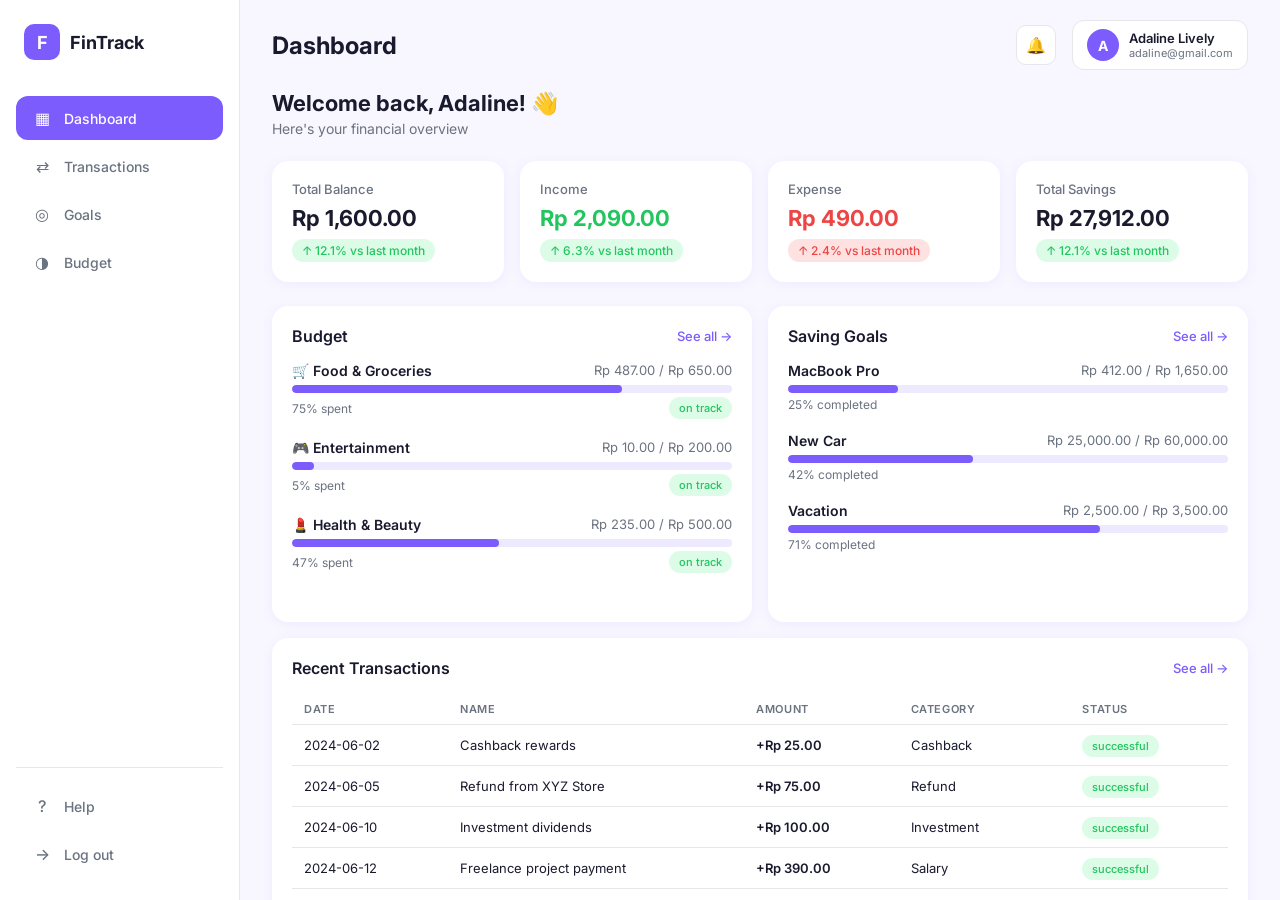
<file: index.html>
<!DOCTYPE html>
<html lang="en">

<head>
  <meta charset="UTF-8">
  <meta name="viewport" content="width=device-width, initial-scale=1.0">
  <title>FinTrack - Personal Finance Tracker</title>

  <!-- Google Fonts: Inter dipakai di seluruh tampilan -->
  <link rel="preconnect" href="https://fonts.googleapis.com">
  <link href="https://fonts.googleapis.com/css2?family=Inter:wght@400;500;600;700&display=swap" rel="stylesheet">

  <!-- stylesheet utama dan animasi -->
  <link rel="stylesheet" href="css/style.css">
  <link rel="stylesheet" href="css/animations.css">
</head>

<body>

  <!-- overlay gelap di belakang sidebar saat mode mobile -->
  <div class="sidebar-overlay" id="sidebarOverlay"></div>

  <!-- sidebar navigasi -->
  <aside class="sidebar" id="sidebar">

    <div class="sidebar-logo">
      <div class="logo-icon">F</div>
      <span>FinTrack</span>
    </div>

    <nav class="sidebar-nav">
      <a href="#" class="nav-item active" data-section="dashboard">
        <span class="nav-icon">▦</span>
        <span>Dashboard</span>
      </a>
      <a href="#" class="nav-item" data-section="transactions">
        <span class="nav-icon">⇄</span>
        <span>Transactions</span>
      </a>
      <a href="#" class="nav-item" data-section="goals">
        <span class="nav-icon">◎</span>
        <span>Goals</span>
      </a>
      <a href="#" class="nav-item" data-section="budget">
        <span class="nav-icon">◑</span>
        <span>Budget</span>
      </a>
    </nav>

    <div class="sidebar-bottom">
      <a href="#" class="nav-item">
        <span class="nav-icon">?</span>
        <span>Help</span>
      </a>
      <a href="404.html" class="nav-item">
        <span class="nav-icon">→</span>
        <span>Log out</span>
      </a>
    </div>

  </aside>

  <!-- area konten utama -->
  <main class="main-content">

    <!-- topbar dengan hamburger, judul halaman, dan info user -->
    <header class="topbar">
      <div class="topbar-left">
        <!-- hamburger hanya terlihat di layar mobile/tablet -->
        <button class="hamburger" id="hamburgerBtn">☰</button>
        <h2 class="page-title" id="pageTitle">Dashboard</h2>
      </div>
      <div class="topbar-right">
        <button class="btn-icon">🔔</button>
        <div class="user-info">
          <div class="user-avatar">A</div>
          <!-- teks ini disembunyikan di layar kecil via CSS -->
          <div class="user-text">
            <p class="user-name">Adaline Lively</p>
            <p class="user-email">adaline@gmail.com</p>
          </div>
        </div>
      </div>
    </header>

    <!-- wrapper yang bisa di-scroll, menampung semua section -->
    <div class="section-wrapper">

      <!-- section dashboard -->
      <section class="section active" id="section-dashboard">

        <div class="welcome-text">
          <h3>Welcome back, Adaline! 👋</h3>
          <p>Here's your financial overview</p>
        </div>

        <!-- 4 kartu ringkasan di atas -->
        <div class="summary-cards">
          <div class="card summary-card">
            <div class="card-label">Total Balance</div>
            <div class="card-amount" id="totalBalance">Rp 0.00</div>
            <div class="card-badge badge-success">↑ 12.1% vs last month</div>
          </div>
          <div class="card summary-card">
            <div class="card-label">Income</div>
            <div class="card-amount income" id="totalIncome">Rp 0.00</div>
            <div class="card-badge badge-success">↑ 6.3% vs last month</div>
          </div>
          <div class="card summary-card">
            <div class="card-label">Expense</div>
            <div class="card-amount expense" id="totalExpense">Rp 0.00</div>
            <div class="card-badge badge-danger">↑ 2.4% vs last month</div>
          </div>
          <div class="card summary-card">
            <div class="card-label">Total Savings</div>
            <div class="card-amount" id="totalSavings">Rp 0.00</div>
            <div class="card-badge badge-success">↑ 12.1% vs last month</div>
          </div>
        </div>

        <!-- kartu budget dan saving goals berdampingan -->
        <div class="dashboard-middle">

          <div class="card">
            <div class="card-header">
              <h4>Budget</h4>
              <a href="#" class="see-all" data-section="budget">See all →</a>
            </div>
            <div id="dashboardBudgetList"></div>
            <div class="pagination" id="paginationBudget"></div>
          </div>

          <div class="card">
            <div class="card-header">
              <h4>Saving Goals</h4>
              <a href="#" class="see-all" data-section="goals">See all →</a>
            </div>
            <div id="goalsList"></div>
            <div class="pagination" id="paginationGoals"></div>
          </div>

        </div>

        <!-- tabel transaksi terbaru di bawah -->
        <div class="card recent-transactions">
          <div class="card-header">
            <h4>Recent Transactions</h4>
            <a href="#" class="see-all" data-section="transactions">See all →</a>
          </div>
          <div class="transaction-table-wrapper">
            <table class="transaction-table">
              <thead>
                <tr>
                  <th>DATE</th>
                  <th>NAME</th>
                  <th>AMOUNT</th>
                  <th>CATEGORY</th>
                  <th>STATUS</th>
                </tr>
              </thead>
              <tbody id="recentTransactionsList"></tbody>
            </table>
          </div>
          <div class="pagination" id="paginationTransactions"></div>
        </div>

      </section>

      <!-- section halaman transaksi lengkap -->
      <section class="section" id="section-transactions">

        <div class="section-toolbar">
          <div class="filter-group">
            <select id="filterType" class="filter-select">
              <option value="all">All Types</option>
              <option value="income">Income</option>
              <option value="expense">Expense</option>
            </select>
            <select id="filterCategory" class="filter-select">
              <option value="all">All Categories</option>
            </select>
          </div>
          <button class="btn-primary" id="btnAddTransaction">+ Add Transaction</button>
        </div>

        <div class="card">
          <div class="transaction-table-wrapper">
            <table class="transaction-table">
              <thead>
                <tr>
                  <th>DATE</th>
                  <th>NAME</th>
                  <th>AMOUNT</th>
                  <th>CATEGORY</th>
                  <th>STATUS</th>
                </tr>
              </thead>
              <tbody id="transactionTableBody"></tbody>
            </table>
          </div>
          <div class="pagination" id="paginationTransactionPage"></div>
        </div>

      </section>

      <!-- section halaman saving goals -->
      <section class="section" id="section-goals">

        <div class="section-toolbar">
          <p class="section-subtitle">Track your saving progress</p>
          <button class="btn-primary" id="btnAddGoal">+ Add Goal</button>
        </div>

        <div class="goals-grid" id="goalsGrid"></div>

      </section>

      <!-- section halaman budget -->
      <section class="section" id="section-budget">

        <div class="section-toolbar">
          <p class="section-subtitle">Monitor your monthly spending</p>
          <button class="btn-primary" id="btnAddBudget">+ Add Budget</button>
        </div>

        <div class="budget-grid" id="budgetGrid"></div>

      </section>

    </div>

  </main>

  <!-- modal tambah transaksi -->
  <div class="modal-overlay" id="modalTransaction">
    <div class="modal">
      <div class="modal-header">
        <h3>Add Transaction</h3>
        <button class="modal-close" id="closeModalTransaction">✕</button>
      </div>
      <div class="modal-body">
        <label class="form-label">Name</label>
        <input type="text" class="form-input" id="inputTName" placeholder="e.g. Grocery shopping">

        <label class="form-label">Amount</label>
        <input type="number" class="form-input" id="inputTAmount" placeholder="e.g. 50000">

        <label class="form-label">Type</label>
        <select class="form-input" id="inputTType">
          <option value="income">Income</option>
          <option value="expense">Expense</option>
        </select>

        <label class="form-label">Category</label>
        <select class="form-input" id="inputTCategory">
          <option value="Salary">Salary</option>
          <option value="Food & Groceries">Food & Groceries</option>
          <option value="Entertainment">Entertainment</option>
          <option value="Bills & Utilities">Bills & Utilities</option>
          <option value="Health & Beauty">Health & Beauty</option>
          <option value="Education">Education</option>
          <option value="Investment">Investment</option>
          <option value="Cashback">Cashback</option>
          <option value="Refund">Refund</option>
          <option value="Other">Other</option>
        </select>

        <label class="form-label">Date</label>
        <input type="date" class="form-input" id="inputTDate">
      </div>
      <div class="modal-footer">
        <button class="btn-secondary" id="cancelModalTransaction">Cancel</button>
        <button class="btn-primary" id="saveTransaction">Save</button>
      </div>
    </div>
  </div>

  <!-- modal tambah saving goal -->
  <div class="modal-overlay" id="modalGoal">
    <div class="modal">
      <div class="modal-header">
        <h3>Add Saving Goal</h3>
        <button class="modal-close" id="closeModalGoal">✕</button>
      </div>
      <div class="modal-body">
        <label class="form-label">Goal Name</label>
        <input type="text" class="form-input" id="inputGName" placeholder="e.g. New Laptop">

        <label class="form-label">Target Amount</label>
        <input type="number" class="form-input" id="inputGTarget" placeholder="e.g. 5000000">

        <label class="form-label">Already Saved</label>
        <input type="number" class="form-input" id="inputGSaved" placeholder="e.g. 1000000">

        <label class="form-label">Due Date</label>
        <input type="date" class="form-input" id="inputGDue">
      </div>
      <div class="modal-footer">
        <button class="btn-secondary" id="cancelModalGoal">Cancel</button>
        <button class="btn-primary" id="saveGoal">Save</button>
      </div>
    </div>
  </div>

  <!-- modal tambah budget -->
  <div class="modal-overlay" id="modalBudget">
    <div class="modal">
      <div class="modal-header">
        <h3>Add Budget</h3>
        <button class="modal-close" id="closeModalBudget">✕</button>
      </div>
      <div class="modal-body">
        <label class="form-label">Category</label>
        <input type="text" class="form-input" id="inputBCategory" placeholder="e.g. Food & Groceries">

        <label class="form-label">Monthly Limit</label>
        <input type="number" class="form-input" id="inputBLimit" placeholder="e.g. 500000">

        <label class="form-label">Icon (emoji)</label>
        <input type="text" class="form-input" id="inputBIcon" placeholder="e.g. 🛒" maxlength="2">
      </div>
      <div class="modal-footer">
        <button class="btn-secondary" id="cancelModalBudget">Cancel</button>
        <button class="btn-primary" id="saveBudget">Save</button>
      </div>
    </div>
  </div>

  <!-- modal konfirmasi sebelum simpan / tutup form -->
  <div class="modal-overlay" id="modalConfirm">
    <div class="modal">
      <div class="modal-header">
        <h3 id="confirmTitle">Confirm</h3>
      </div>
      <div class="modal-body">
        <p id="confirmMessage">Are you sure?</p>
      </div>
      <div class="modal-footer">
        <button class="btn-secondary" id="confirmCancel">Cancel</button>
        <button class="btn-primary" id="confirmOk">Yes</button>
      </div>
    </div>
  </div>

  <!-- data statis dan logika aplikasi -->
  <script src="js/data.js"></script>
  <script src="js/app.js"></script>

</body>

</html>
</file>
<file: css/style.css>
/* color tokens & global reset */
:root {
  --primary: #7c5cfc;
  --primary-light: #ede9ff;
  --success: #22c55e;
  --danger: #ef4444;
  --warning: #f59e0b;
  --text-dark: #1a1a2e;
  --text-gray: #6b7280;
  --bg-main: #f8f7ff;
  --white: #ffffff;
  --border: #e5e7eb;
  --radius: 16px;
  --shadow: 0 2px 12px rgba(124, 92, 252, 0.08);
  --sidebar-width: 240px;
}

* {
  margin: 0;
  padding: 0;
  box-sizing: border-box;
}

body {
  font-family: "Inter", sans-serif;
  background-color: var(--bg-main);
  color: var(--text-dark);
  display: flex;
  min-height: 100vh;
}

/* sidebar */
.sidebar {
  width: var(--sidebar-width);
  min-height: 100vh;
  background-color: var(--white);
  border-right: 1px solid var(--border);
  display: flex;
  flex-direction: column;
  padding: 24px 16px;
  position: fixed;
  top: 0;
  left: 0;
  bottom: 0;
  z-index: 200;
  transition: transform 0.3s ease;
}

/* hamburger button — hanya muncul di mobile */
.hamburger {
  display: none;
  background: var(--white);
  border: 1px solid var(--border);
  border-radius: 10px;
  width: 40px;
  height: 40px;
  cursor: pointer;
  font-size: 20px;
  align-items: center;
  justify-content: center;
  flex-shrink: 0;
}

/* overlay gelap di belakang sidebar saat mobile */
.sidebar-overlay {
  display: none;
  position: fixed;
  inset: 0;
  background: rgba(0, 0, 0, 0.35);
  z-index: 150;
}

.sidebar-overlay.open {
  display: block;
}

.sidebar-logo {
  display: flex;
  align-items: center;
  gap: 10px;
  margin-bottom: 36px;
  padding-left: 8px;
}

.logo-icon {
  width: 36px;
  height: 36px;
  background-color: var(--primary);
  color: var(--white);
  border-radius: 10px;
  display: flex;
  align-items: center;
  justify-content: center;
  font-weight: 700;
  font-size: 18px;
  flex-shrink: 0;
}

.sidebar-logo span {
  font-size: 18px;
  font-weight: 700;
  color: var(--text-dark);
}

.sidebar-nav {
  display: flex;
  flex-direction: column;
  gap: 4px;
  flex: 1;
}

.nav-item {
  display: flex;
  align-items: center;
  gap: 12px;
  padding: 12px 16px;
  border-radius: 12px;
  text-decoration: none;
  color: var(--text-gray);
  font-size: 14px;
  font-weight: 500;
  transition: all 0.2s ease;
}

.nav-item:hover {
  background-color: var(--primary-light);
  color: var(--primary);
}

.nav-item.active {
  background-color: var(--primary);
  color: var(--white);
}

.nav-icon {
  font-size: 16px;
  width: 20px;
  text-align: center;
  flex-shrink: 0;
}

.sidebar-bottom {
  display: flex;
  flex-direction: column;
  gap: 4px;
  border-top: 1px solid var(--border);
  padding-top: 16px;
}

/* main content area */
.main-content {
  margin-left: var(--sidebar-width);
  flex: 1;
  overflow: hidden;
  display: flex;
  flex-direction: column;
  height: 100vh;
}

/* topbar */
.topbar {
  display: flex;
  align-items: center;
  justify-content: space-between;
  padding: 20px 32px;
  flex-shrink: 0;
  background-color: var(--bg-main);
  position: sticky;
  top: 0;
  z-index: 10;
  gap: 12px;
}

.topbar-left {
  display: flex;
  align-items: center;
  gap: 12px;
  min-width: 0;
}

.page-title {
  font-size: 24px;
  font-weight: 700;
  color: var(--text-dark);
  white-space: nowrap;
}

.topbar-right {
  display: flex;
  align-items: center;
  gap: 16px;
  flex-shrink: 0;
}

.btn-icon {
  background: var(--white);
  border: 1px solid var(--border);
  border-radius: 10px;
  width: 40px;
  height: 40px;
  cursor: pointer;
  font-size: 16px;
  display: flex;
  align-items: center;
  justify-content: center;
}

.user-info {
  display: flex;
  align-items: center;
  gap: 10px;
  background: var(--white);
  border: 1px solid var(--border);
  border-radius: 12px;
  padding: 8px 14px;
}

.user-avatar {
  width: 32px;
  height: 32px;
  background-color: var(--primary);
  color: var(--white);
  border-radius: 50%;
  display: flex;
  align-items: center;
  justify-content: center;
  font-weight: 700;
  font-size: 14px;
  flex-shrink: 0;
}

/* teks user disembunyikan di layar kecil */
.user-text {
  display: flex;
  flex-direction: column;
}

.user-name {
  font-size: 13px;
  font-weight: 600;
  color: var(--text-dark);
  white-space: nowrap;
}

.user-email {
  font-size: 11px;
  color: var(--text-gray);
  white-space: nowrap;
}

/* section wrapper — area scroll utama */
.section-wrapper {
  flex: 1;
  overflow-y: auto;
  padding: 0 32px 32px 32px;
}

.section {
  display: none;
}

.section.active {
  display: block;
}

#section-dashboard.active {
  display: flex;
  flex-direction: column;
}

/* welcome text */
.welcome-text {
  margin-bottom: 24px;
}

.welcome-text h3 {
  font-size: 22px;
  font-weight: 700;
  color: var(--text-dark);
}

.welcome-text p {
  font-size: 14px;
  color: var(--text-gray);
  margin-top: 4px;
}

/* summary cards — 4 kolom di desktop */
.summary-cards {
  display: grid;
  grid-template-columns: repeat(4, 1fr);
  gap: 16px;
  margin-bottom: 24px;
}

.card {
  background-color: var(--white);
  border-radius: var(--radius);
  padding: 20px;
  box-shadow: var(--shadow);
}

.summary-card {
  display: flex;
  flex-direction: column;
  gap: 8px;
}

.card-label {
  font-size: 13px;
  color: var(--text-gray);
  font-weight: 500;
}

.card-amount {
  font-size: 22px;
  font-weight: 700;
  color: var(--text-dark);
  word-break: break-all;
}

.card-amount.income {
  color: var(--success);
}

.card-amount.expense {
  color: var(--danger);
}

/* dashboard middle — budget & goals, 2 kolom */
.dashboard-middle {
  display: grid;
  grid-template-columns: 1fr 1fr;
  gap: 16px;
  margin-bottom: 16px;
}

.dashboard-middle .card {
  display: flex;
  flex-direction: column;
  min-height: 0;
}

.dashboard-middle .card > div[id] {
  overflow-y: auto;
  max-height: 220px;
}

.dashboard-middle .card .pagination {
  flex-shrink: 0;
  padding-top: 8px;
}

/* recent transactions */
.recent-transactions {
  display: flex;
  flex-direction: column;
  margin-bottom: 16px;
}

.recent-transactions .transaction-table-wrapper {
  max-height: 200px;
  overflow-y: auto;
  overflow-x: auto;
}

/* card header */
.card-header {
  display: flex;
  align-items: center;
  justify-content: space-between;
  margin-bottom: 16px;
  flex-shrink: 0;
}

.card-header h4 {
  font-size: 16px;
  font-weight: 600;
  color: var(--text-dark);
}

.see-all {
  font-size: 13px;
  color: var(--primary);
  text-decoration: none;
  font-weight: 500;
  white-space: nowrap;
}

.see-all:hover {
  text-decoration: underline;
}

/* badges */
.card-badge {
  font-size: 12px;
  font-weight: 500;
  padding: 4px 10px;
  border-radius: 20px;
  width: fit-content;
}

.badge-success {
  background-color: #dcfce7;
  color: var(--success);
}

.badge-danger {
  background-color: #fee2e2;
  color: var(--danger);
}

.badge-warning {
  background-color: #fef3c7;
  color: var(--warning);
}

/* status badge di tabel */
.status-badge {
  padding: 4px 10px;
  border-radius: 20px;
  font-size: 11px;
  font-weight: 500;
  white-space: nowrap;
}

.status-successful {
  background-color: #dcfce7;
  color: var(--success);
}

.status-cancelled {
  background-color: #fee2e2;
  color: var(--danger);
}

/* pagination */
.pagination {
  display: flex;
  align-items: center;
  justify-content: center;
  gap: 8px;
  margin-top: 12px;
  flex-shrink: 0;
  flex-wrap: wrap;
}

.pagination button {
  width: 30px;
  height: 30px;
  border: 1px solid var(--border);
  background: var(--white);
  border-radius: 8px;
  cursor: pointer;
  font-size: 13px;
  color: var(--text-gray);
  transition: all 0.2s;
}

.pagination button:hover {
  background: var(--primary-light);
  color: var(--primary);
  border-color: var(--primary);
}

.pagination button.active-page {
  background: var(--primary);
  color: var(--white);
  border-color: var(--primary);
}

.pagination button:disabled {
  opacity: 0.4;
  cursor: not-allowed;
}

/* transaction table */
.transaction-table-wrapper {
  overflow-x: auto;
  -webkit-overflow-scrolling: touch;
}

.transaction-table {
  width: 100%;
  border-collapse: collapse;
  font-size: 13px;
  min-width: 480px;
}

.transaction-table th {
  text-align: left;
  color: var(--text-gray);
  font-weight: 600;
  padding: 8px 12px;
  border-bottom: 1px solid var(--border);
  font-size: 11px;
  letter-spacing: 0.05em;
  white-space: nowrap;
}

.transaction-table td {
  padding: 12px;
  border-bottom: 1px solid var(--border);
  color: var(--text-dark);
}

.transaction-table tr:last-child td {
  border-bottom: none;
}

.amount-income {
  color: var(--success);
  font-weight: 600;
}

.amount-expense {
  color: var(--danger);
  font-weight: 600;
}

/* progress bar */
.progress-bar {
  width: 100%;
  height: 8px;
  background-color: var(--primary-light);
  border-radius: 99px;
  overflow: hidden;
}

.progress-fill {
  height: 100%;
  background-color: var(--primary);
  border-radius: 99px;
  transition: width 0.6s ease;
}

/* goal item — dipakai di widget dashboard */
.goal-item {
  margin-bottom: 20px;
}

.goal-item:last-child {
  margin-bottom: 0;
}

.goal-info {
  display: flex;
  justify-content: space-between;
  margin-bottom: 6px;
  gap: 8px;
}

.goal-name {
  font-size: 14px;
  font-weight: 600;
  color: var(--text-dark);
}

.goal-amount {
  font-size: 13px;
  color: var(--text-gray);
  white-space: nowrap;
}

.goal-percent {
  font-size: 12px;
  color: var(--text-gray);
  margin-top: 4px;
}

/* toolbar atas setiap halaman section */
.section-toolbar {
  display: flex;
  align-items: center;
  justify-content: space-between;
  margin-top: 20px;
  margin-bottom: 20px;
  gap: 12px;
  flex-wrap: wrap;
}

.section-subtitle {
  font-size: 14px;
  color: var(--text-gray);
}

.filter-group {
  display: flex;
  gap: 10px;
  flex-wrap: wrap;
}

.filter-select {
  padding: 8px 14px;
  border: 1px solid var(--border);
  border-radius: 10px;
  font-size: 13px;
  font-family: "Inter", sans-serif;
  color: var(--text-dark);
  background-color: var(--white);
  cursor: pointer;
  outline: none;
}

.filter-select:focus {
  border-color: var(--primary);
}

/* goals grid — 3 kolom di desktop */
.goals-grid {
  display: grid;
  grid-template-columns: repeat(3, 1fr);
  gap: 16px;
}

.goal-card {
  background: var(--white);
  border-radius: var(--radius);
  padding: 20px;
  box-shadow: var(--shadow);
}

.goal-card-header {
  display: flex;
  justify-content: space-between;
  align-items: center;
  margin-bottom: 12px;
}

.goal-card-title {
  font-size: 15px;
  font-weight: 700;
  color: var(--text-dark);
}

.goal-card-due {
  font-size: 11px;
  color: var(--text-gray);
  margin-top: 8px;
}

/* budget grid — 2 kolom di desktop */
.budget-grid {
  display: grid;
  grid-template-columns: repeat(2, 1fr);
  gap: 16px;
}

.budget-card {
  background: var(--white);
  border-radius: var(--radius);
  padding: 20px;
  box-shadow: var(--shadow);
}

.budget-card-header {
  display: flex;
  justify-content: space-between;
  align-items: center;
  margin-bottom: 12px;
}

.budget-card-title {
  font-size: 15px;
  font-weight: 700;
  color: var(--text-dark);
  display: flex;
  align-items: center;
  gap: 8px;
}

/* modal & form */
.modal-overlay {
  display: none;
  position: fixed;
  inset: 0;
  background-color: rgba(0, 0, 0, 0.4);
  z-index: 300;
  align-items: center;
  justify-content: center;
  padding: 16px;
}

.modal-overlay.open {
  display: flex;
}

#modalConfirm .modal {
  width: min(400px, 90%);
}

.modal {
  background: var(--white);
  border-radius: var(--radius);
  width: min(420px, 100%);
  padding: 28px;
  box-shadow: 0 20px 60px rgba(0, 0, 0, 0.15);
  animation: fadeIn 0.2s ease forwards;
  max-height: 90vh;
  overflow-y: auto;
}

.modal-header {
  display: flex;
  justify-content: space-between;
  align-items: center;
  margin-bottom: 20px;
}

.modal-header h3 {
  font-size: 17px;
  font-weight: 700;
  color: var(--text-dark);
}

.modal-close {
  background: none;
  border: none;
  font-size: 16px;
  color: var(--text-gray);
  cursor: pointer;
  padding: 4px;
}

.modal-body {
  display: flex;
  flex-direction: column;
  gap: 12px;
}

.modal-footer {
  display: flex;
  justify-content: flex-end;
  gap: 10px;
  margin-top: 24px;
}

.form-label {
  font-size: 12px;
  font-weight: 600;
  color: var(--text-gray);
  text-transform: uppercase;
  letter-spacing: 0.05em;
}

.form-input {
  padding: 10px 14px;
  border: 1px solid var(--border);
  border-radius: 10px;
  font-size: 14px;
  font-family: "Inter", sans-serif;
  color: var(--text-dark);
  outline: none;
  width: 100%;
}

.form-input:focus {
  border-color: var(--primary);
  box-shadow: 0 0 0 3px rgba(124, 92, 252, 0.1);
}

/* tombol */
.btn-primary {
  padding: 10px 20px;
  background-color: var(--primary);
  color: var(--white);
  border: none;
  border-radius: 10px;
  font-size: 13px;
  font-weight: 600;
  font-family: "Inter", sans-serif;
  cursor: pointer;
  white-space: nowrap;
}

.btn-secondary {
  padding: 10px 20px;
  background-color: var(--white);
  color: var(--text-gray);
  border: 1px solid var(--border);
  border-radius: 10px;
  font-size: 13px;
  font-weight: 600;
  font-family: "Inter", sans-serif;
  cursor: pointer;
}

.btn-delete {
  background: none;
  border: none;
  color: var(--danger);
  cursor: pointer;
  font-size: 14px;
  padding: 4px 8px;
  border-radius: 6px;
}

.btn-delete:hover {
  background-color: #fee2e2;
}

/* ============================================================
   RESPONSIVE BREAKPOINTS
   ============================================================ */

/* tablet — layar 1024px ke bawah */
@media (max-width: 1024px) {
  .summary-cards {
    grid-template-columns: repeat(2, 1fr);
  }

  .goals-grid {
    grid-template-columns: repeat(2, 1fr);
  }
}

/* tablet kecil — layar 768px ke bawah */
@media (max-width: 768px) {
  /* sidebar berubah jadi drawer yang bisa geser */
  .sidebar {
    transform: translateX(-100%);
  }

  .sidebar.open {
    transform: translateX(0);
    box-shadow: 4px 0 24px rgba(0, 0, 0, 0.15);
  }

  /* hamburger muncul */
  .hamburger {
    display: flex;
  }

  /* main content pakai full width karena sidebar sudah tidak nempel */
  .main-content {
    margin-left: 0;
  }

  .topbar {
    padding: 16px 20px;
  }

  .section-wrapper {
    padding: 0 20px 24px 20px;
  }

  .page-title {
    font-size: 20px;
  }

  /* summary cards jadi 2 kolom */
  .summary-cards {
    grid-template-columns: repeat(2, 1fr);
  }

  /* budget & goals di dashboard jadi 1 kolom */
  .dashboard-middle {
    grid-template-columns: 1fr;
  }

  /* budget grid jadi 1 kolom */
  .budget-grid {
    grid-template-columns: 1fr;
  }

  /* goals grid jadi 2 kolom */
  .goals-grid {
    grid-template-columns: repeat(2, 1fr);
  }

  /* teks user di topbar disembunyikan biar ga makan tempat */
  .user-text {
    display: none;
  }

  .user-info {
    padding: 8px 10px;
  }
}

/* mobile — layar 480px ke bawah */
@media (max-width: 480px) {
  .topbar {
    padding: 14px 16px;
  }

  .section-wrapper {
    padding: 0 16px 20px 16px;
  }

  /* semua grid jadi 1 kolom */
  .summary-cards {
    grid-template-columns: 1fr;
  }

  .goals-grid {
    grid-template-columns: 1fr;
  }

  .budget-grid {
    grid-template-columns: 1fr;
  }

  /* font summary card sedikit dikecilkan */
  .card-amount {
    font-size: 20px;
  }

  .welcome-text h3 {
    font-size: 18px;
  }

  /* section toolbar stack ke bawah */
  .section-toolbar {
    flex-direction: column;
    align-items: flex-start;
  }

  /* filter group full width di mobile */
  .filter-group {
    width: 100%;
  }

  .filter-select {
    flex: 1;
  }

  /* tombol add full width di toolbar */
  .section-toolbar .btn-primary {
    width: 100%;
    text-align: center;
  }

  .modal-footer {
    flex-direction: column-reverse;
  }

  .modal-footer .btn-primary,
  .modal-footer .btn-secondary {
    width: 100%;
    text-align: center;
  }
}
</file>
<file: css/animations.css>
/* keyframe definitions */
@keyframes fadeIn {
  from {
    opacity: 0;
    transform: translateY(10px);
  }
  to {
    opacity: 1;
    transform: translateY(0);
  }
}

@keyframes slideInLeft {
  from {
    opacity: 0;
    transform: translateX(-20px);
  }
  to {
    opacity: 1;
    transform: translateX(0);
  }
}

/* animasi masuk saat section aktif */
.section.active {
  animation: fadeIn 0.3s ease forwards;
}

/* semua card fade in saat dimuat */
.card {
  animation: fadeIn 0.4s ease forwards;
}

/* nav item geser dari kiri */
.nav-item {
  animation: slideInLeft 0.3s ease forwards;
}

/* progress bar animasi smooth saat width berubah */
.progress-fill {
  transition: width 0.6s ease;
}

/* hover efek summary card */
.summary-card {
  transition:
    transform 0.2s ease,
    box-shadow 0.2s ease;
}

.summary-card:hover {
  transform: translateY(-4px);
  box-shadow: 0 8px 24px rgba(124, 92, 252, 0.15);
}

/* hover efek tombol primary */
.btn-primary {
  transition:
    transform 0.15s ease,
    box-shadow 0.15s ease;
}

.btn-primary:hover {
  transform: translateY(-2px);
  box-shadow: 0 4px 12px rgba(124, 92, 252, 0.3);
}
</file>
